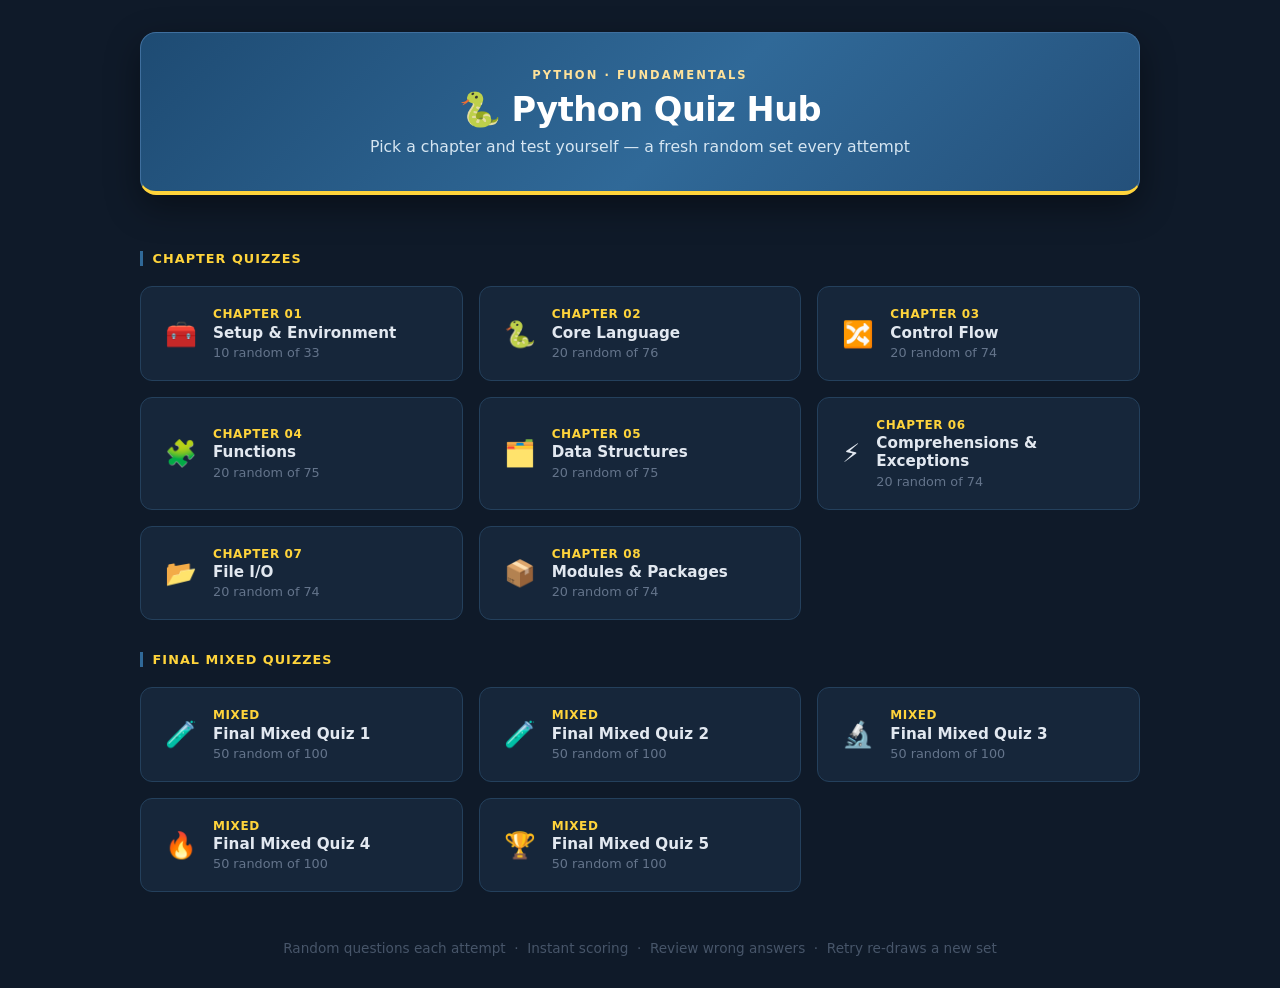
<file: 03-quiz/index.html>
<!DOCTYPE html>
<html lang="en">
<head>
  <meta charset="UTF-8" />
  <meta name="viewport" content="width=device-width, initial-scale=1.0" />
  <title>Python — Quiz Hub</title>
  <style>
    * { box-sizing: border-box; margin: 0; padding: 0; }

    body {
      font-family: 'Segoe UI', system-ui, sans-serif;
      background: #0f1a29;
      color: #e2e8f0;
      min-height: 100vh;
      padding: 2rem 1rem;
    }

    header {
      text-align: center;
      max-width: 1000px;
      margin: 0 auto 2.5rem;
      background: linear-gradient(135deg, #1E4B73 0%, #306998 55%, #24507A 100%);
      border: 1px solid #3f6f9e;
      border-bottom: 4px solid #FFD43B;
      border-radius: 16px;
      padding: 2.2rem 1.5rem;
      box-shadow: 0 12px 34px rgba(0, 0, 0, 0.4);
    }

    header .eyebrow {
      font-size: 0.72rem;
      font-weight: 700;
      letter-spacing: 0.18em;
      text-transform: uppercase;
      color: #FFE29A;
      margin-bottom: 0.5rem;
    }

    header h1 {
      font-size: 2.1rem;
      font-weight: 800;
      color: #ffffff;
      letter-spacing: -0.5px;
    }

    header p {
      margin-top: 0.5rem;
      color: #D6E6F2;
      font-size: 0.98rem;
    }

    .grid {
      display: grid;
      grid-template-columns: repeat(auto-fill, minmax(260px, 1fr));
      gap: 1rem;
      max-width: 1000px;
      margin: 0 auto;
    }

    .card {
      background: #16263a;
      border: 1px solid #24405c;
      border-radius: 12px;
      padding: 1.25rem 1.5rem;
      cursor: pointer;
      text-decoration: none;
      color: inherit;
      display: flex;
      align-items: center;
      gap: 1rem;
      transition: border-color 0.15s, background 0.15s, transform 0.1s;
    }

    .card:hover {
      border-color: #306998;
      background: #1d3350;
      transform: translateY(-2px);
    }

    .card-icon {
      font-size: 1.6rem;
      flex-shrink: 0;
    }

    .card-body .topic-id {
      font-size: 0.75rem;
      font-weight: 700;
      color: #FFD43B;
      text-transform: uppercase;
      letter-spacing: 0.05em;
    }

    .card-body .topic-title {
      font-size: 0.95rem;
      font-weight: 600;
      color: #e2e8f0;
      margin-top: 0.15rem;
    }

    .card-body .q-count {
      font-size: 0.8rem;
      color: #64748b;
      margin-top: 0.2rem;
    }

    footer {
      text-align: center;
      margin-top: 3rem;
      color: #475569;
      font-size: 0.85rem;
    }
  </style>
</head>
<body>

<header>
  <div class="eyebrow">Python · Fundamentals</div>
  <h1>🐍 Python Quiz Hub</h1>
  <p>Pick a chapter and test yourself — a fresh random set every attempt</p>
</header>

<div class="grid" id="grid"></div>

<footer>Random questions each attempt &nbsp;·&nbsp; Instant scoring &nbsp;·&nbsp; Review wrong answers &nbsp;·&nbsp; Retry re-draws a new set</footer>

<script src="data.js"></script>
<script src="data-02.js"></script>
<script src="data-03.js"></script>
<script src="data-04.js"></script>
<script src="data-05.js"></script>
<script src="data-06.js"></script>
<script src="data-07.js"></script>
<script src="data-08.js"></script>
<script src="data-01-b.js"></script>
<script src="data-02-b.js"></script>
<script src="data-03-b.js"></script>
<script src="data-04-b.js"></script>
<script src="data-05-b.js"></script>
<script src="data-06-b.js"></script>
<script src="data-07-b.js"></script>
<script src="data-08-b.js"></script>
<script src="data-mixed-1.js"></script>
<script src="data-mixed-2.js"></script>
<script src="data-mixed-3.js"></script>
<script src="data-mixed-4.js"></script>
<script src="data-mixed-5.js"></script>
<script>
  const ICONS = {
    "01": "🧰", "02": "🐍", "03": "🔀", "04": "🧩",
    "05": "🗂️", "06": "⚡", "07": "📂", "08": "📦",
    "mixed-1": "🧪", "mixed-2": "🧪", "mixed-3": "🔬",
    "mixed-4": "🔥", "mixed-5": "🏆",
  };

  const MIXED_IDS = ["mixed-1","mixed-2","mixed-3","mixed-4","mixed-5"];

  const topicTopics = TOPICS.filter(t => !MIXED_IDS.includes(t.id));
  const mixedTopics = TOPICS.filter(t => MIXED_IDS.includes(t.id));

  const grid = document.getElementById("grid");

  function renderCards(list, labelText) {
    const section = document.createElement("div");
    section.style.cssText = "grid-column:1/-1;margin:1rem 0 0.25rem;";
    section.innerHTML = `<p style="font-size:0.8rem;font-weight:700;color:#FFD43B;text-transform:uppercase;letter-spacing:0.08em;border-left:3px solid #306998;padding-left:0.6rem">${labelText}</p>`;
    grid.appendChild(section);

    list.forEach(topic => {
      const qs = QUESTIONS[topic.id] || [];
      const attempt = attemptSizeFor(topic.id, qs.length);
      const countText = attempt < qs.length
        ? `${attempt} random of ${qs.length}`
        : `${qs.length} questions`;
      const a = document.createElement("a");
      a.className = "card";
      a.href = `quiz.html?topic=${topic.id}`;
      const label = MIXED_IDS.includes(topic.id) ? "Mixed" : `Chapter ${topic.id}`;
      a.innerHTML = `
        <div class="card-icon">${ICONS[topic.id] || "📋"}</div>
        <div class="card-body">
          <div class="topic-id">${label}</div>
          <div class="topic-title">${topic.title}</div>
          <div class="q-count">${countText}</div>
        </div>`;
      grid.appendChild(a);
    });
  }

  renderCards(topicTopics, "Chapter Quizzes");
  renderCards(mixedTopics, "Final Mixed Quizzes");
</script>
</body>
</html>
</file>
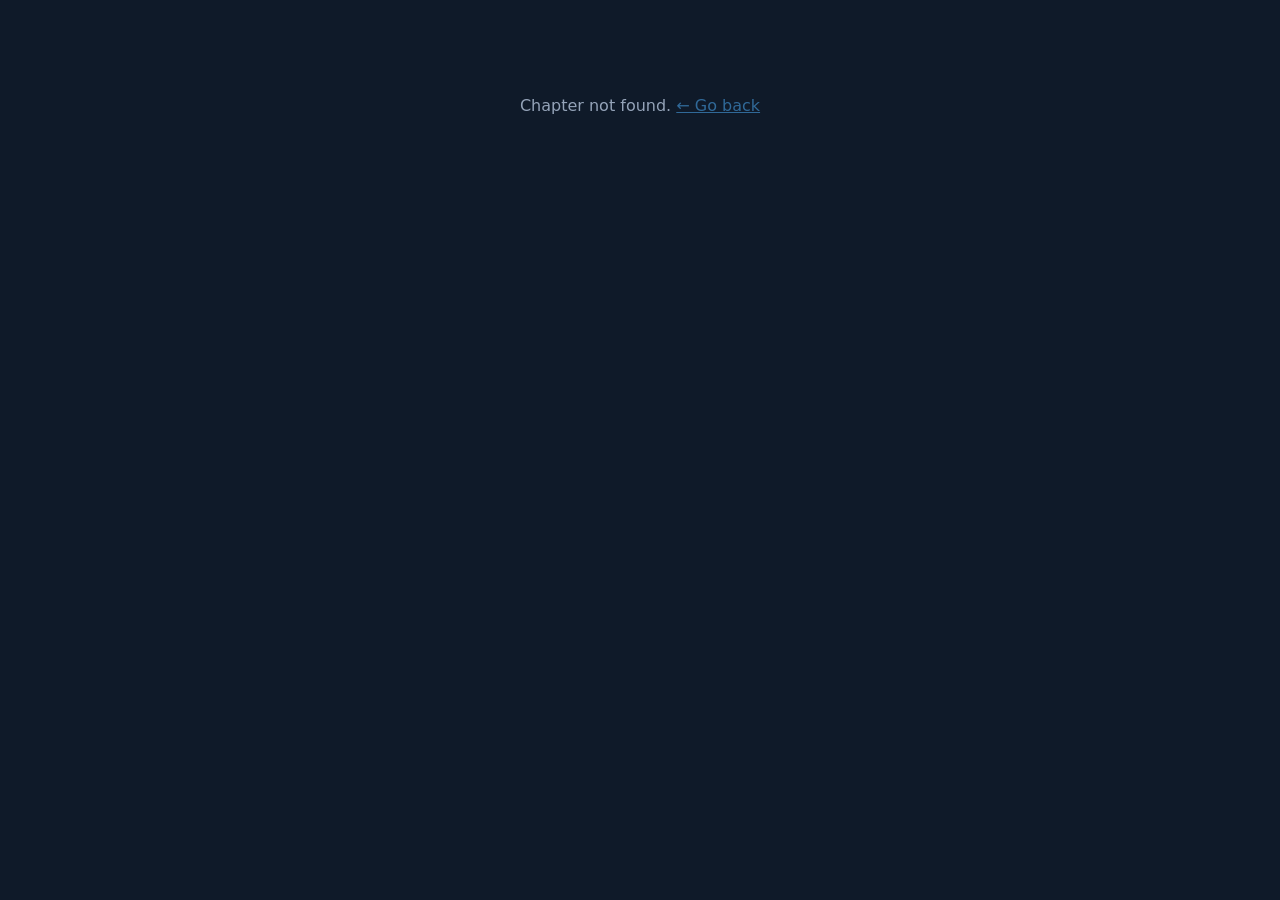
<file: 03-quiz/quiz.html>
<!DOCTYPE html>
<html lang="en">
<head>
  <meta charset="UTF-8" />
  <meta name="viewport" content="width=device-width, initial-scale=1.0" />
  <title>Python — Quiz</title>
  <style>
    * { box-sizing: border-box; margin: 0; padding: 0; }

    body {
      font-family: 'Segoe UI', system-ui, sans-serif;
      background: #0f1a29;
      color: #e2e8f0;
      min-height: 100vh;
      display: flex;
      flex-direction: column;
      align-items: center;
      padding: 2rem 1rem;
    }

    #app { width: 100%; max-width: 960px; }

    /* ── Two-column layout: quiz + sidebar ── */
    .quiz-body {
      display: flex;
      gap: 1.5rem;
      align-items: flex-start;
    }
    .quiz-main { flex: 1; min-width: 0; }

    .quiz-side {
      width: 220px;
      flex-shrink: 0;
      background: #16263a;
      border: 1px solid #24405c;
      border-radius: 14px;
      padding: 1rem;
      position: sticky;
      top: 1rem;
    }

    .timer {
      font-size: 1.5rem;
      font-weight: 800;
      text-align: center;
      color: #f1f5f9;
      font-variant-numeric: tabular-nums;
      letter-spacing: 1px;
    }
    .timer-label {
      text-align: center;
      font-size: 0.65rem;
      text-transform: uppercase;
      letter-spacing: 0.08em;
      color: #475569;
      margin-bottom: 0.6rem;
    }
    .side-summary {
      text-align: center;
      font-size: 0.75rem;
      color: #64748b;
      margin-bottom: 0.75rem;
    }

    .qnav-title {
      font-size: 0.65rem;
      text-transform: uppercase;
      letter-spacing: 0.08em;
      color: #475569;
      margin-bottom: 0.4rem;
    }
    .qnav {
      display: grid;
      grid-template-columns: repeat(5, 1fr);
      gap: 0.35rem;
      max-height: 340px;
      overflow-y: auto;
    }
    .qnav button {
      aspect-ratio: 1 / 1;
      border-radius: 6px;
      border: 1.5px solid #24405c;
      background: #12202f;
      color: #94a3b8;
      font-size: 0.78rem;
      font-weight: 600;
      cursor: pointer;
      padding: 0;
      transition: border-color 0.12s, background 0.12s;
    }
    .qnav button:hover { border-color: #306998; }
    .qnav button.answered {
      background: #0f2a1a;
      border-color: #22c55e;
      color: #86efac;
    }
    .qnav button.current {
      border-color: #FFD43B;
      box-shadow: 0 0 0 1px #FFD43B;
      color: #fff;
    }

    .side-finish { width: 100%; margin-top: 0.9rem; }

    @media (max-width: 760px) {
      .quiz-body { flex-direction: column; }
      .quiz-side { width: 100%; position: static; }
      .qnav { max-height: 200px; }
    }

    /* ── Header ── */
    .quiz-header {
      display: flex;
      align-items: center;
      gap: 1rem;
      margin-bottom: 1.5rem;
    }

    .back-btn {
      color: #64748b;
      text-decoration: none;
      font-size: 0.85rem;
      display: flex;
      align-items: center;
      gap: 0.3rem;
      transition: color 0.15s;
    }
    .back-btn:hover { color: #94a3b8; }

    .topic-label {
      font-size: 0.8rem;
      font-weight: 600;
      color: #FFD43B;
      text-transform: uppercase;
      letter-spacing: 0.05em;
      margin-left: auto;
    }

    /* ── Progress ── */
    .progress-bar-wrap {
      background: #16263a;
      border-radius: 99px;
      height: 6px;
      margin-bottom: 0.6rem;
      overflow: hidden;
    }

    .progress-bar-fill {
      height: 100%;
      background: linear-gradient(90deg, #306998, #FFD43B);
      border-radius: 99px;
      transition: width 0.3s ease;
    }

    .progress-text {
      font-size: 0.8rem;
      color: #64748b;
      margin-bottom: 1.5rem;
    }

    /* ── Question card ── */
    .question-card {
      background: #16263a;
      border: 1px solid #24405c;
      border-radius: 14px;
      padding: 1.75rem 2rem;
    }

    .question-text {
      font-size: 1.05rem;
      font-weight: 600;
      line-height: 1.55;
      color: #f1f5f9;
      margin-bottom: 1.5rem;
    }

    .options { display: flex; flex-direction: column; gap: 0.65rem; }

    .option {
      background: #12202f;
      border: 1.5px solid #24405c;
      border-radius: 10px;
      padding: 0.85rem 1.1rem;
      cursor: pointer;
      font-size: 0.93rem;
      line-height: 1.45;
      transition: border-color 0.12s, background 0.12s;
      display: flex;
      align-items: flex-start;
      gap: 0.75rem;
    }

    .option:hover:not(.locked) {
      border-color: #306998;
      background: #1d3350;
    }

    .option .opt-letter {
      font-weight: 700;
      color: #FFD43B;
      min-width: 1.1rem;
      flex-shrink: 0;
    }

    .option.correct {
      border-color: #22c55e;
      background: #052e16;
    }
    .option.correct .opt-letter { color: #22c55e; }

    .option.wrong {
      border-color: #ef4444;
      background: #2a0a0a;
    }
    .option.wrong .opt-letter { color: #ef4444; }

    .option.reveal {
      border-color: #22c55e;
      background: #052e16;
      opacity: 0.7;
    }
    .option.reveal .opt-letter { color: #22c55e; }

    /* ── Explanation ── */
    .explanation {
      margin-top: 1.25rem;
      padding: 1rem 1.1rem;
      background: #12202f;
      border-left: 3px solid #FFD43B;
      border-radius: 0 8px 8px 0;
      font-size: 0.88rem;
      color: #94a3b8;
      line-height: 1.6;
      display: none;
    }
    .explanation.show { display: block; }
    .explanation strong { color: #cbd5e1; }

    /* ── Buttons ── */
    .btn-row {
      display: flex;
      justify-content: space-between;
      gap: 0.75rem;
      margin-top: 1.5rem;
    }
    .btn-outline:disabled { opacity: 0.35; cursor: default; }

    .btn {
      background: #306998;
      color: #fff;
      border: none;
      border-radius: 8px;
      padding: 0.65rem 1.5rem;
      font-size: 0.9rem;
      font-weight: 600;
      cursor: pointer;
      transition: background 0.15s;
    }
    .btn:hover { background: #4b8bc4; }
    .btn:disabled { background: #24405c; color: #475569; cursor: default; }

    /* ── Results screen ── */
    #results { display: none; }

    .score-circle {
      width: 120px;
      height: 120px;
      border-radius: 50%;
      border: 6px solid #306998;
      display: flex;
      flex-direction: column;
      align-items: center;
      justify-content: center;
      margin: 0 auto 1.5rem;
    }

    .score-circle .score-num {
      font-size: 2rem;
      font-weight: 800;
      color: #f1f5f9;
      line-height: 1;
    }

    .score-circle .score-denom {
      font-size: 0.85rem;
      color: #64748b;
    }

    .result-title {
      text-align: center;
      font-size: 1.3rem;
      font-weight: 700;
      color: #f1f5f9;
      margin-bottom: 0.4rem;
    }

    .result-sub {
      text-align: center;
      color: #64748b;
      font-size: 0.9rem;
      margin-bottom: 2rem;
    }

    .review-list { display: flex; flex-direction: column; gap: 1rem; }

    .review-item {
      background: #16263a;
      border: 1px solid #24405c;
      border-radius: 10px;
      padding: 1.1rem 1.25rem;
    }

    .review-item .review-q {
      font-size: 0.9rem;
      font-weight: 600;
      color: #cbd5e1;
      margin-bottom: 0.5rem;
    }

    .review-item .review-your {
      font-size: 0.83rem;
      color: #ef4444;
      margin-bottom: 0.2rem;
    }

    .review-item .review-correct {
      font-size: 0.83rem;
      color: #22c55e;
      margin-bottom: 0.5rem;
    }

    .review-item .review-good {
      font-size: 0.83rem;
      color: #22c55e;
      margin-bottom: 0.2rem;
    }

    .review-item .review-explain {
      font-size: 0.82rem;
      color: #64748b;
      line-height: 1.55;
      border-top: 1px solid #24405c;
      padding-top: 0.5rem;
    }

    .review-item.rev-correct { border-left: 3px solid #22c55e; }
    .review-item.rev-wrong   { border-left: 3px solid #ef4444; }
    .review-item.rev-skip    { border-left: 3px solid #64748b; }

    .result-actions {
      display: flex;
      gap: 0.75rem;
      justify-content: center;
      margin-top: 2rem;
      flex-wrap: wrap;
    }

    .btn-outline {
      background: transparent;
      border: 1.5px solid #306998;
      color: #7db3e0;
      border-radius: 8px;
      padding: 0.65rem 1.4rem;
      font-size: 0.9rem;
      font-weight: 600;
      cursor: pointer;
      transition: background 0.15s;
      text-decoration: none;
    }
    .btn-outline:hover { background: #1d3350; }

    .all-correct .score-circle { border-color: #22c55e; }
    .all-correct .score-num { color: #22c55e; }
  </style>
</head>
<body>
<div id="app">

  <!-- Quiz screen -->
  <div id="quiz">
    <div class="quiz-header">
      <a class="back-btn" href="index.html">← All Chapters</a>
      <span class="topic-label" id="topic-label"></span>
    </div>

    <div class="quiz-body">
      <div class="quiz-main">
        <div class="progress-bar-wrap">
          <div class="progress-bar-fill" id="progress-fill" style="width:0%"></div>
        </div>
        <div class="progress-text" id="progress-text"></div>

        <div class="question-card">
          <div class="question-text" id="question-text"></div>
          <div class="options" id="options"></div>
          <div class="explanation" id="explanation"></div>
        </div>

        <div class="btn-row">
          <button class="btn-outline" id="back-btn" disabled>← Back</button>
          <button class="btn" id="next-btn">Skip →</button>
        </div>
      </div>

      <aside class="quiz-side">
        <div class="timer" id="timer">00:00</div>
        <div class="timer-label">Elapsed</div>
        <div class="side-summary" id="side-summary"></div>
        <div class="qnav-title">Questions</div>
        <div class="qnav" id="qnav"></div>
        <button class="btn side-finish" id="finish-btn">Finish ▸</button>
      </aside>
    </div>
  </div>

  <!-- Results screen -->
  <div id="results">
    <div class="quiz-header">
      <a class="back-btn" href="index.html">← All Chapters</a>
      <span class="topic-label" id="results-label"></span>
    </div>

    <div class="question-card" id="score-card">
      <div class="score-circle" id="score-circle">
        <span class="score-num" id="score-num"></span>
        <span class="score-denom" id="score-denom"></span>
      </div>
      <div class="result-title" id="result-title"></div>
      <div class="result-sub" id="result-sub"></div>

      <div class="review-list" id="review-list"></div>

      <div class="result-actions">
        <button class="btn" onclick="restartQuiz()">↺ Retry</button>
        <a class="btn-outline" href="index.html">All Chapters</a>
      </div>
    </div>
  </div>

</div>

<script src="data.js"></script>
<script src="data-02.js"></script>
<script src="data-03.js"></script>
<script src="data-04.js"></script>
<script src="data-05.js"></script>
<script src="data-06.js"></script>
<script src="data-07.js"></script>
<script src="data-08.js"></script>
<script src="data-01-b.js"></script>
<script src="data-02-b.js"></script>
<script src="data-03-b.js"></script>
<script src="data-04-b.js"></script>
<script src="data-05-b.js"></script>
<script src="data-06-b.js"></script>
<script src="data-07-b.js"></script>
<script src="data-08-b.js"></script>
<script src="data-mixed-1.js"></script>
<script src="data-mixed-2.js"></script>
<script src="data-mixed-3.js"></script>
<script src="data-mixed-4.js"></script>
<script src="data-mixed-5.js"></script>
<script>
  // ── Init ──────────────────────────────────────────────────────────────────
  const params = new URLSearchParams(location.search);
  const topicId = params.get("topic");

  const topic = TOPICS.find(t => t.id === topicId);
  const questions = QUESTIONS[topicId];

  if (!topic || !questions || questions.length === 0) {
    document.body.innerHTML = `<div style="text-align:center;padding:4rem;color:#94a3b8">
      Chapter not found. <a href="index.html" style="color:#306998">← Go back</a></div>`;
    throw new Error("Topic not found");
  }

  document.title = `Quiz — ${topic.title}`;
  document.getElementById("topic-label").textContent = topic.title;
  document.getElementById("results-label").textContent = topic.title;

  // How many questions this attempt shows (random subset of the pool).
  const urlN = parseInt(params.get("n"), 10);
  const attemptSize = (urlN > 0)
    ? Math.min(urlN, questions.length)
    : attemptSizeFor(topicId, questions.length);

  // Shuffle a question's options so the correct answer isn't always in the
  // same position; remap the answer index to match the new order.
  function shuffleOptions(q) {
    const order = q.options.map((_, i) => i).sort(() => Math.random() - 0.5);
    return {
      q: q.q,
      options: order.map(i => q.options[i]),
      answer: order.indexOf(q.answer),
      explain: q.explain,
    };
  }

  // Pick a fresh random subset from the full pool, options shuffled, per attempt.
  function pickQuestions() {
    return [...questions]
      .sort(() => Math.random() - 0.5)
      .slice(0, attemptSize)
      .map(shuffleOptions);
  }

  const LETTERS = ["A", "B", "C", "D", "E", "F"];
  let shuffled = pickQuestions();
  let current = 0;
  let userAnswers = new Array(shuffled.length).fill(null);

  // ── Timer (counts up) ─────────────────────────────────────────────────────
  let elapsed = 0;
  let timerId = null;
  function fmtTime(s) {
    const m = Math.floor(s / 60), ss = s % 60;
    return String(m).padStart(2, "0") + ":" + String(ss).padStart(2, "0");
  }
  function startTimer() {
    stopTimer();
    elapsed = 0;
    document.getElementById("timer").textContent = fmtTime(0);
    timerId = setInterval(() => {
      elapsed++;
      document.getElementById("timer").textContent = fmtTime(elapsed);
    }, 1000);
  }
  function stopTimer() { if (timerId) { clearInterval(timerId); timerId = null; } }

  // ── Sidebar question navigator ────────────────────────────────────────────
  function renderNav() {
    const nav = document.getElementById("qnav");
    nav.innerHTML = "";
    shuffled.forEach((q, i) => {
      const b = document.createElement("button");
      b.textContent = i + 1;
      if (userAnswers[i] !== null) b.classList.add("answered");
      if (i === current) b.classList.add("current");
      b.title = userAnswers[i] !== null ? `Question ${i + 1} — answered` : `Question ${i + 1} — not answered`;
      b.addEventListener("click", () => { current = i; render(); });
      nav.appendChild(b);
    });
    const ans = userAnswers.filter(a => a !== null).length;
    document.getElementById("side-summary").textContent =
      `${ans} answered · ${shuffled.length - ans} left`;
  }

  // ── Render question (restores answered state when navigating back) ─────────
  function render() {
    const q = shuffled[current];
    const chosen = userAnswers[current];
    const answered = chosen !== null;

    // Progress
    document.getElementById("progress-fill").style.width =
      `${(current / shuffled.length) * 100}%`;
    document.getElementById("progress-text").textContent =
      `Question ${current + 1} of ${shuffled.length}`;

    // Question
    document.getElementById("question-text").textContent = q.q;

    // Options
    const optContainer = document.getElementById("options");
    optContainer.innerHTML = "";
    q.options.forEach((text, i) => {
      const div = document.createElement("div");
      div.className = "option";
      div.innerHTML = `<span class="opt-letter">${LETTERS[i]}</span><span>${text}</span>`;
      if (answered) {
        div.classList.add("locked");
        if (i === chosen && chosen === q.answer) div.classList.add("correct");
        else if (i === chosen) div.classList.add("wrong");
        else if (i === q.answer) div.classList.add("reveal");
      } else {
        div.addEventListener("click", () => selectAnswer(i));
      }
      optContainer.appendChild(div);
    });

    // Explanation (only after answering)
    const exp = document.getElementById("explanation");
    if (answered) {
      exp.innerHTML = `<strong>Explanation:</strong> ${q.explain}`;
      exp.classList.add("show");
    } else {
      exp.classList.remove("show");
      exp.innerHTML = "";
    }

    // Buttons
    document.getElementById("back-btn").disabled = current === 0;
    const nextBtn = document.getElementById("next-btn");
    const last = current === shuffled.length - 1;
    nextBtn.textContent = last ? "See Results" : (answered ? "Next →" : "Skip →");

    renderNav();
  }

  // ── Select answer ─────────────────────────────────────────────────────────
  function selectAnswer(chosen) {
    if (userAnswers[current] !== null) return; // already answered
    userAnswers[current] = chosen;
    render();                                   // re-render to lock + reveal
  }

  // ── Navigation: Back / Skip / Next / Finish ───────────────────────────────
  document.getElementById("back-btn").addEventListener("click", () => {
    if (current > 0) { current--; render(); }
  });
  document.getElementById("next-btn").addEventListener("click", () => {
    if (current < shuffled.length - 1) { current++; render(); }
    else showResults();
  });
  document.getElementById("finish-btn").addEventListener("click", () => {
    const left = userAnswers.filter(a => a === null).length;
    if (left > 0 && !confirm(`You have ${left} unanswered question(s). Finish and submit now?`)) return;
    showResults();
  });

  // ── Results ───────────────────────────────────────────────────────────────
  function showResults() {
    stopTimer();
    document.getElementById("quiz").style.display = "none";
    document.getElementById("results").style.display = "block";

    const total = shuffled.length;
    const score = shuffled.reduce((s, q, i) => s + (userAnswers[i] === q.answer ? 1 : 0), 0);
    const answeredCount = userAnswers.filter(a => a !== null).length;
    const pct = Math.round((score / total) * 100);

    document.getElementById("score-num").textContent = score;
    document.getElementById("score-denom").textContent = `/ ${total}`;

    let title, sub;
    if (pct === 100) {
      title = "Perfect Score! 🎉";
      sub = "Flawless. You know this chapter cold.";
      document.getElementById("score-card").classList.add("all-correct");
    } else if (pct >= 80) {
      title = "Great Work! 👏";
      sub = `${pct}% — solid understanding. Review below.`;
    } else if (pct >= 60) {
      title = "Getting There 💪";
      sub = `${pct}% — re-read the notes and try again.`;
    } else {
      title = "Keep Studying 📖";
      sub = `${pct}% — go back to the notes, then retry.`;
    }
    if (answeredCount < total) sub += ` · ${total - answeredCount} skipped`;
    sub += ` · ⏱ ${fmtTime(elapsed)}`;

    document.getElementById("result-title").textContent = title;
    document.getElementById("result-sub").textContent = sub;

    // Full review — every question: your answer, correct answer, explanation
    const reviewList = document.getElementById("review-list");
    reviewList.innerHTML =
      `<p style="font-size:0.75rem;font-weight:700;color:#475569;text-transform:uppercase;letter-spacing:0.06em;margin-bottom:0.25rem">Review — all ${total} questions</p>`;

    shuffled.forEach((q, i) => {
      const chosen = userAnswers[i];
      const isCorrect = chosen === q.answer;
      const div = document.createElement("div");
      div.className = "review-item " + (chosen === null ? "rev-skip" : isCorrect ? "rev-correct" : "rev-wrong");

      let yourLine;
      if (chosen === null) {
        yourLine = `<div class="review-your">— Not answered</div>`;
      } else if (isCorrect) {
        yourLine = `<div class="review-good">✓ Your answer: ${LETTERS[chosen]}. ${q.options[chosen]}</div>`;
      } else {
        yourLine = `<div class="review-your">✗ Your answer: ${LETTERS[chosen]}. ${q.options[chosen]}</div>`;
      }
      const correctLine = isCorrect ? "" :
        `<div class="review-correct">✓ Correct: ${LETTERS[q.answer]}. ${q.options[q.answer]}</div>`;

      div.innerHTML = `
        <div class="review-q">Q${i + 1}: ${q.q}</div>
        ${yourLine}
        ${correctLine}
        <div class="review-explain">${q.explain}</div>`;
      reviewList.appendChild(div);
    });
  }

  // ── Retry ─────────────────────────────────────────────────────────────────
  function restartQuiz() {
    current = 0;
    shuffled = pickQuestions();               // new random subset each retry
    userAnswers = new Array(shuffled.length).fill(null);
    document.getElementById("results").style.display = "none";
    document.getElementById("quiz").style.display = "block";
    document.getElementById("score-card").classList.remove("all-correct");
    startTimer();
    render();
  }

  // ── Start ─────────────────────────────────────────────────────────────────
  startTimer();
  render();
</script>
</body>
</html>
</file>
